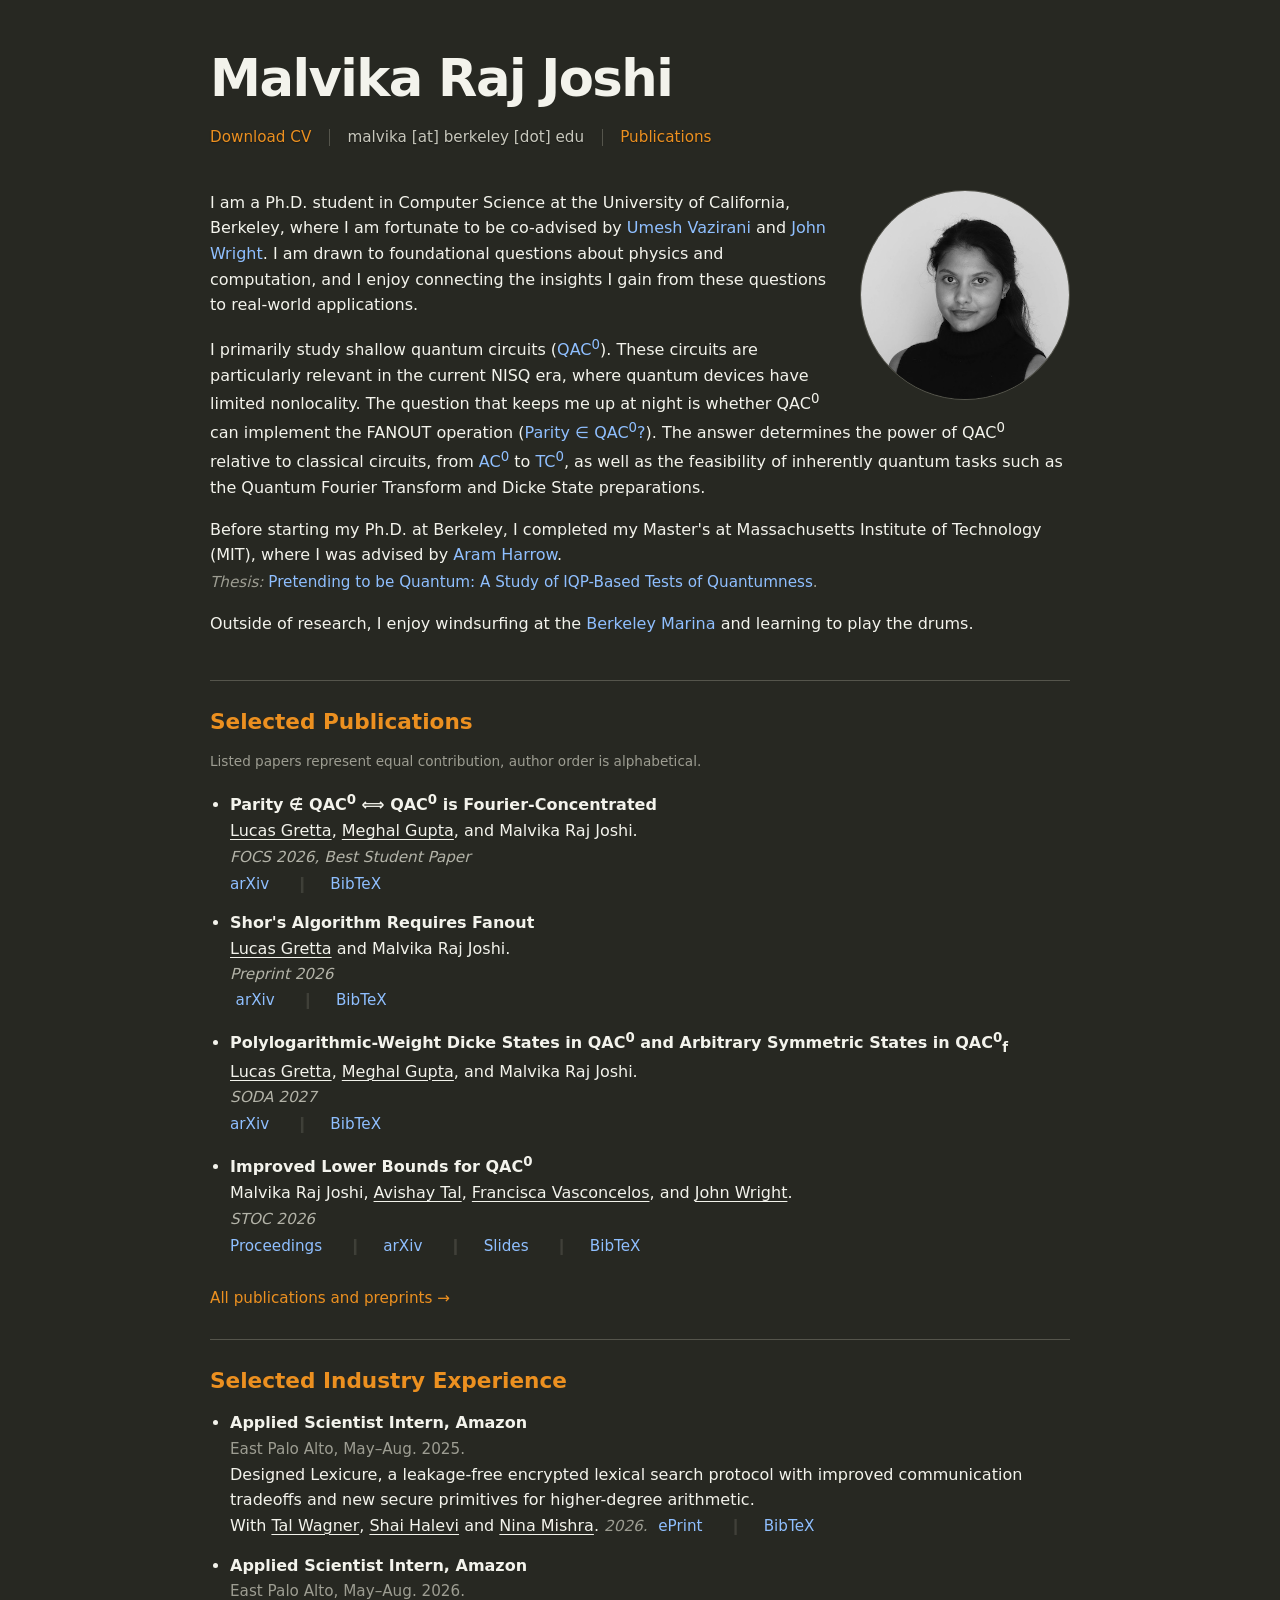
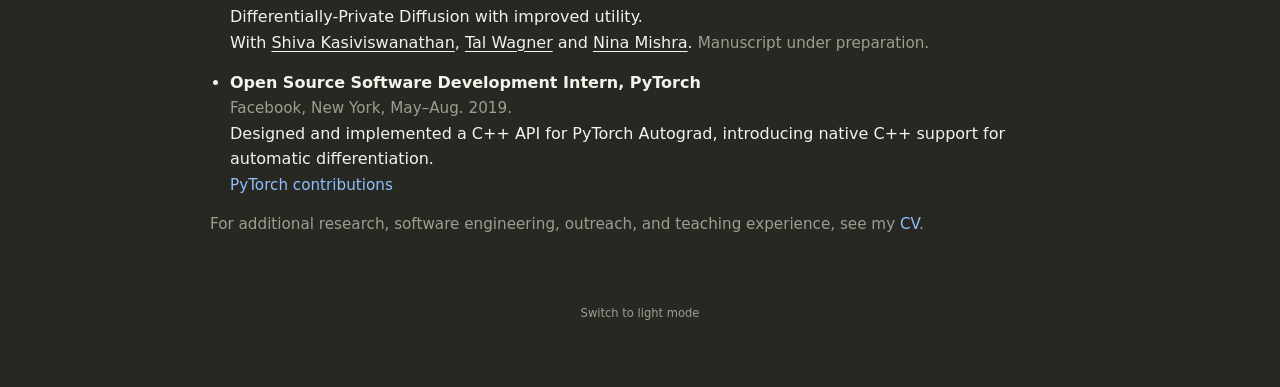
<file: index.html>
<!DOCTYPE html>
<html lang="en">
<head>
  <meta charset="utf-8" />
  <meta name="viewport" content="width=device-width, initial-scale=1" />
  <title>Malvika Raj Joshi</title>
  <meta name="description" content="Academic website for Malvika Raj Joshi, Ph.D. student in Computer Science at UC Berkeley." />
  <link rel="stylesheet" href="style.css" />
</head>
<body>
  <div class="wrap">
  <div class="hero">
    <h1><a href="index.html" style="color: inherit; text-decoration: none;">Malvika Raj Joshi</a></h1>
    <div class="top-links">
    <a href="cv.pdf" target="_blank" rel="noopener" download="MalvikaJoshi_CV_2026.pdf">Download CV</a>
    <span class="separator" aria-hidden="true"></span>
    <span class="top-email">malvika [at] berkeley [dot] edu</span>
    <span class="separator" aria-hidden="true"></span>
    <a href="#publications">Publications</a>
    </div>
  </div>

  <main>
    <section id="about" class="intro">
    <div class="photo-card">
      <img src="Picture.jpg" alt="Malvika Raj Joshi">
    </div>
    <p>
    I am a Ph.D. student in Computer Science at the University of California, Berkeley, where I am fortunate to be co-advised by <a href="https://people.eecs.berkeley.edu/~vazirani/" target="_blank" rel="noopener">Umesh Vazirani</a> and  <a href="https://people.eecs.berkeley.edu/~jswright/" target="_blank" rel="noopener">John Wright</a>. I am drawn to foundational questions about physics and computation, and I enjoy connecting the insights I gain from these questions to real-world applications.
    </p>

    <p>
    I primarily study shallow quantum circuits (<a href="https://complexityzoo.net/Complexity_Zoo:Q#qac0" target="_blank" rel="noopener">QAC<sup>0</sup></a>). These circuits are particularly relevant in the current NISQ era, where quantum devices have limited nonlocality. The question that keeps me up at night is whether QAC<sup>0</sup> can implement the FANOUT operation (<a href="https://arxiv.org/abs/quant-ph/9903046" target="_blank" rel="noopener">Parity &isin; QAC<sup>0</sup>?</a>). The answer determines the power of QAC<sup>0</sup> relative to classical circuits, from <a href="https://complexityzoo.net/Complexity_Zoo:A#ac0" target="_blank" rel="noopener">AC<sup>0</sup></a> to <a href="https://complexityzoo.net/Complexity_Zoo:T#tc0" target="_blank" rel="noopener">TC<sup>0</sup></a>, as well as the feasibility of inherently quantum tasks such as the Quantum Fourier Transform and Dicke State preparations. 
    </p>
    <p>
    Before starting my Ph.D. at Berkeley, I completed my Master's at Massachusetts Institute of Technology (MIT), where I was advised by <a href="https://web.mit.edu/aram/www/" target="_blank" rel="noopener">Aram Harrow</a>.<br>
      <span class="thesis-line"><span class="thesis-label">Thesis:</span>
      <a href="https://dspace.mit.edu/handle/1721.1/139268" target="_blank" rel="noopener">Pretending to be Quantum: A Study of IQP-Based Tests of Quantumness</a>.</span>
    </p>
    <p>
      Outside of research, I enjoy windsurfing at the <a href="https://www.cal-sailing.org/" target="_blank" rel="noopener">Berkeley Marina</a> and learning to play the drums.
    </p>
    </section>
    
    <section id="publications">
    <h2>Selected Publications</h2>
    <p class="meta equal-contribution-note">Listed papers represent equal contribution, author order is alphabetical.</p>
    <ul>
      <li>
      <span class="paper-title">Parity&nbsp;&notin;&nbsp;QAC<sup>0</sup>&nbsp;&Longleftrightarrow;&nbsp;QAC<sup>0</sup> is Fourier-Concentrated</span><br />
      <a class="author-link" href="https://lucasgretta.com/" target="_blank" rel="noopener">Lucas Gretta</a>, <a class="author-link" href="https://www.meghalgupta.com/" target="_blank" rel="noopener">Meghal Gupta</a>, and <strong class="me">Malvika Raj Joshi</strong>.<br />
      <span class="conference-meta pub-meta">FOCS 2026,</span> <strong class="award">Best Student Paper</strong>
      <div class="paper-actions">
        <a href="https://arxiv.org/abs/2604.02793" target="_blank" rel="noopener">arXiv</a>
        <details class="bibtex">
        <summary>BibTeX</summary>
        <pre>@misc{gretta2026paritynotinqac0iff,
    title={Parity $\notin$ QAC0 $\iff$ QAC0 is Fourier-Concentrated}, 
    author={Lucas Gretta and Meghal Gupta and Malvika Raj Joshi},
    year={2026},
    eprint={2604.02793},
    archivePrefix={arXiv},
    primaryClass={quant-ph},
    url={https://arxiv.org/abs/2604.02793}, 
}</pre>
        </details>
      </div>
      </li>
      <li>
      <span class="paper-title">Shor's Algorithm Requires Fanout</span><br />
      <a class="author-link" href="https://lucasgretta.com/" target="_blank" rel="noopener">Lucas Gretta</a> and <strong class="me">Malvika Raj Joshi</strong>.<br />
      <span class="conference-meta pub-meta">Preprint 2026</span><br /> 
      <div class="paper-actions inline"><a href="https://arxiv.org/abs/2608.06703" target="_blank" rel="noopener">arXiv</a> <details class="bibtex">
        <summary>BibTeX</summary>
        <pre>@misc{gretta2026shorsalgorithmrequiresfanout,
    title={Shor's Algorithm Requires Fanout}, 
    author={Lucas Gretta and Malvika Raj Joshi},
    year={2026},
    eprint={2608.06703},
    archivePrefix={arXiv},
    primaryClass={quant-ph},
    url={https://arxiv.org/abs/2608.06703}, 
}</pre>
      </details></div>
      </li>
      <li>
      <span class="paper-title">Polylogarithmic-Weight Dicke States in QAC<sup>0</sup> and Arbitrary Symmetric States in QAC<sup>0</sup><sub>f</sub></span><br />
      <a class="author-link" href="https://lucasgretta.com/" target="_blank" rel="noopener">Lucas Gretta</a>, <a class="author-link" href="https://www.meghalgupta.com/" target="_blank" rel="noopener">Meghal Gupta</a>, and <strong class="me">Malvika Raj Joshi</strong>.<br />
      <span class="conference-meta pub-meta">SODA 2027</span>
      <div class="paper-actions"><a href="https://arxiv.org/abs/2604.15298" target="_blank" rel="noopener">arXiv</a> <details class="bibtex">
        <summary>BibTeX</summary>
        <pre>@misc{gretta2026polylogarithmicweightdickestates,
    title={Polylogarithmic-Weight Dicke States in QAC$^0$ and Arbitrary Symmetric States in QAC$^0_f$}, 
    author={Lucas Gretta and Meghal Gupta and Malvika Raj Joshi},
    year={2026},
    eprint={2604.15298},
    archivePrefix={arXiv},
    primaryClass={quant-ph},
    url={https://arxiv.org/abs/2604.15298}, 
}</pre>
      </details></div>
      </li>
      <li>
      <span class="paper-title">Improved Lower Bounds for QAC<sup>0</sup></span><br />
      <strong class="me">Malvika Raj Joshi</strong>, <a class="author-link" href="https://www.avishaytal.org/" target="_blank" rel="noopener">Avishay Tal</a>, <a class="author-link" href="https://franciscavasconcelos.github.io/" target="_blank" rel="noopener">Francisca Vasconcelos</a>, and <a class="author-link" href="https://people.eecs.berkeley.edu/~jswright/" target="_blank" rel="noopener">John Wright</a>.<br />
      <span class="conference-meta pub-meta">STOC 2026</span>
      <div class="paper-actions">
        <a href="https://dl.acm.org/doi/10.1145/3798129.3800922" target="_blank" rel="noopener">Proceedings</a>
        <a href="https://arxiv.org/abs/2512.14643" target="_blank" rel="noopener">arXiv</a>
        <a href="media/qac0_depth3_stoc2026.pdf" target="_blank" rel="noopener">Slides</a>
        <details class="bibtex">
        <summary>BibTeX</summary>
        <pre>@inproceedings{joshi2026improvedlowerboundsqac0,
author = {Joshi, Malvika Raj and Tal, Avishay and Vasconcelos, Francisca and Wright, John},
title = {Improved Lower Bounds for QAC0},
year = {2026},
isbn = {9798400725364},
publisher = {Association for Computing Machinery},
address = {New York, NY, USA},
url = {https://doi.org/10.1145/3798129.3800922},
doi = {10.1145/3798129.3800922},
booktitle = {Proceedings of the 58th Annual ACM Symposium on Theory of Computing},
pages = {2199–2209},
numpages = {11},
keywords = {QAC0, analysis of Boolean functions, quantum circuit complexity},
location = {Salt Lake City, UT, USA},
series = {STOC '26}
}</pre>
        </details>
      </div>
      </li>
    </ul>
    <p class="publication-nav">
      <a href="publications.html">All publications and preprints →</a>
    </p>
    </section>

    <section id="industry">
    <h2>Selected Industry Experience</h2>
    <ul>
      <li>
      <span class="role-title">Applied Scientist Intern, Amazon</span><br>
      <span class="meta">East Palo Alto, May–Aug. 2025.</span><br>
      Designed Lexicure, a leakage-free encrypted lexical search protocol with improved communication tradeoffs and new secure primitives for higher-degree arithmetic.<br>
      With <a class="author-link" href="https://talwagner.github.io/" target="_blank" rel="noopener">Tal Wagner</a>, <a class="author-link" href="https://shaih.github.io/" target="_blank" rel="noopener">Shai Halevi</a> and <a class="author-link" href="https://theory.stanford.edu/~nmishra/" target="_blank" rel="noopener">Nina Mishra</a>. <span class="meta pub-meta">2026.</span> <div class="paper-actions inline"><a href="https://eprint.iacr.org/2026/2182" target="_blank" rel="noopener">ePrint</a> <details class="bibtex">
        <summary>BibTeX</summary>
        <pre>@misc{cryptoeprint:2026/2182,
    author = {Malvika Raj Joshi and Tal Wagner and Shai Halevi and Nina Mishra},
    title = {Lexicure: Efficient, Encrypted Lexical Search},
    howpublished = {Cryptology {ePrint} Archive, Paper 2026/2182},
    year = {2026},
    url = {https://eprint.iacr.org/2026/2182}
}</pre>
      </details></div>
      </li>
      <li>
      <span class="role-title">Applied Scientist Intern, Amazon</span><br>
      <span class="meta">East Palo Alto, May–Aug. 2026.</span><br>
      Differentially-Private Diffusion with improved utility.<br>
      With <a class="author-link" href="https://www.shivakasiviswanathan.com/" target="_blank" rel="noopener">Shiva Kasiviswanathan</a>, <a class="author-link" href="https://talwagner.github.io/" target="_blank" rel="noopener">Tal Wagner</a> and <a class="author-link" href="https://theory.stanford.edu/~nmishra/" target="_blank" rel="noopener">Nina Mishra</a>. <span class="meta">Manuscript under preparation.</span>
      </li>
      <li>
      <span class="role-title">Open Source Software Development Intern, PyTorch</span><br>
      <span class="meta">Facebook, New York, May–Aug. 2019.</span><br>
      Designed and implemented a C++ API for PyTorch Autograd, introducing native C++ support for automatic differentiation.<br>
      <a class="meta-link" href="https://github.com/pytorch/pytorch/issues?q=author%3Amalvika2147" target="_blank" rel="noopener">PyTorch contributions</a>
      </li>
    </ul>
    <p class="subtle cv-note">For additional research, software engineering, outreach, and teaching experience, see my <a href="cv.pdf" target="_blank" rel="noopener" download="MalvikaJoshi_CV_2026.pdf">CV</a>.</p>
    </section>
  </main>

  <button id="theme-toggle" class="theme-toggle" type="button">Switch to light mode</button>
  </div>

  <script>
  const themeToggle = document.getElementById("theme-toggle");
  const savedTheme = localStorage.getItem("theme");

  if (savedTheme === "light") {
    document.body.classList.add("light-mode");
    themeToggle.textContent = "Switch to dark mode";
  }

  themeToggle.addEventListener("click", () => {
    const isLight = document.body.classList.toggle("light-mode");
    themeToggle.textContent = isLight ? "Switch to dark mode" : "Switch to light mode";
    localStorage.setItem("theme", isLight ? "light" : "dark");
  });
  </script>
</body>
</html>
</file>
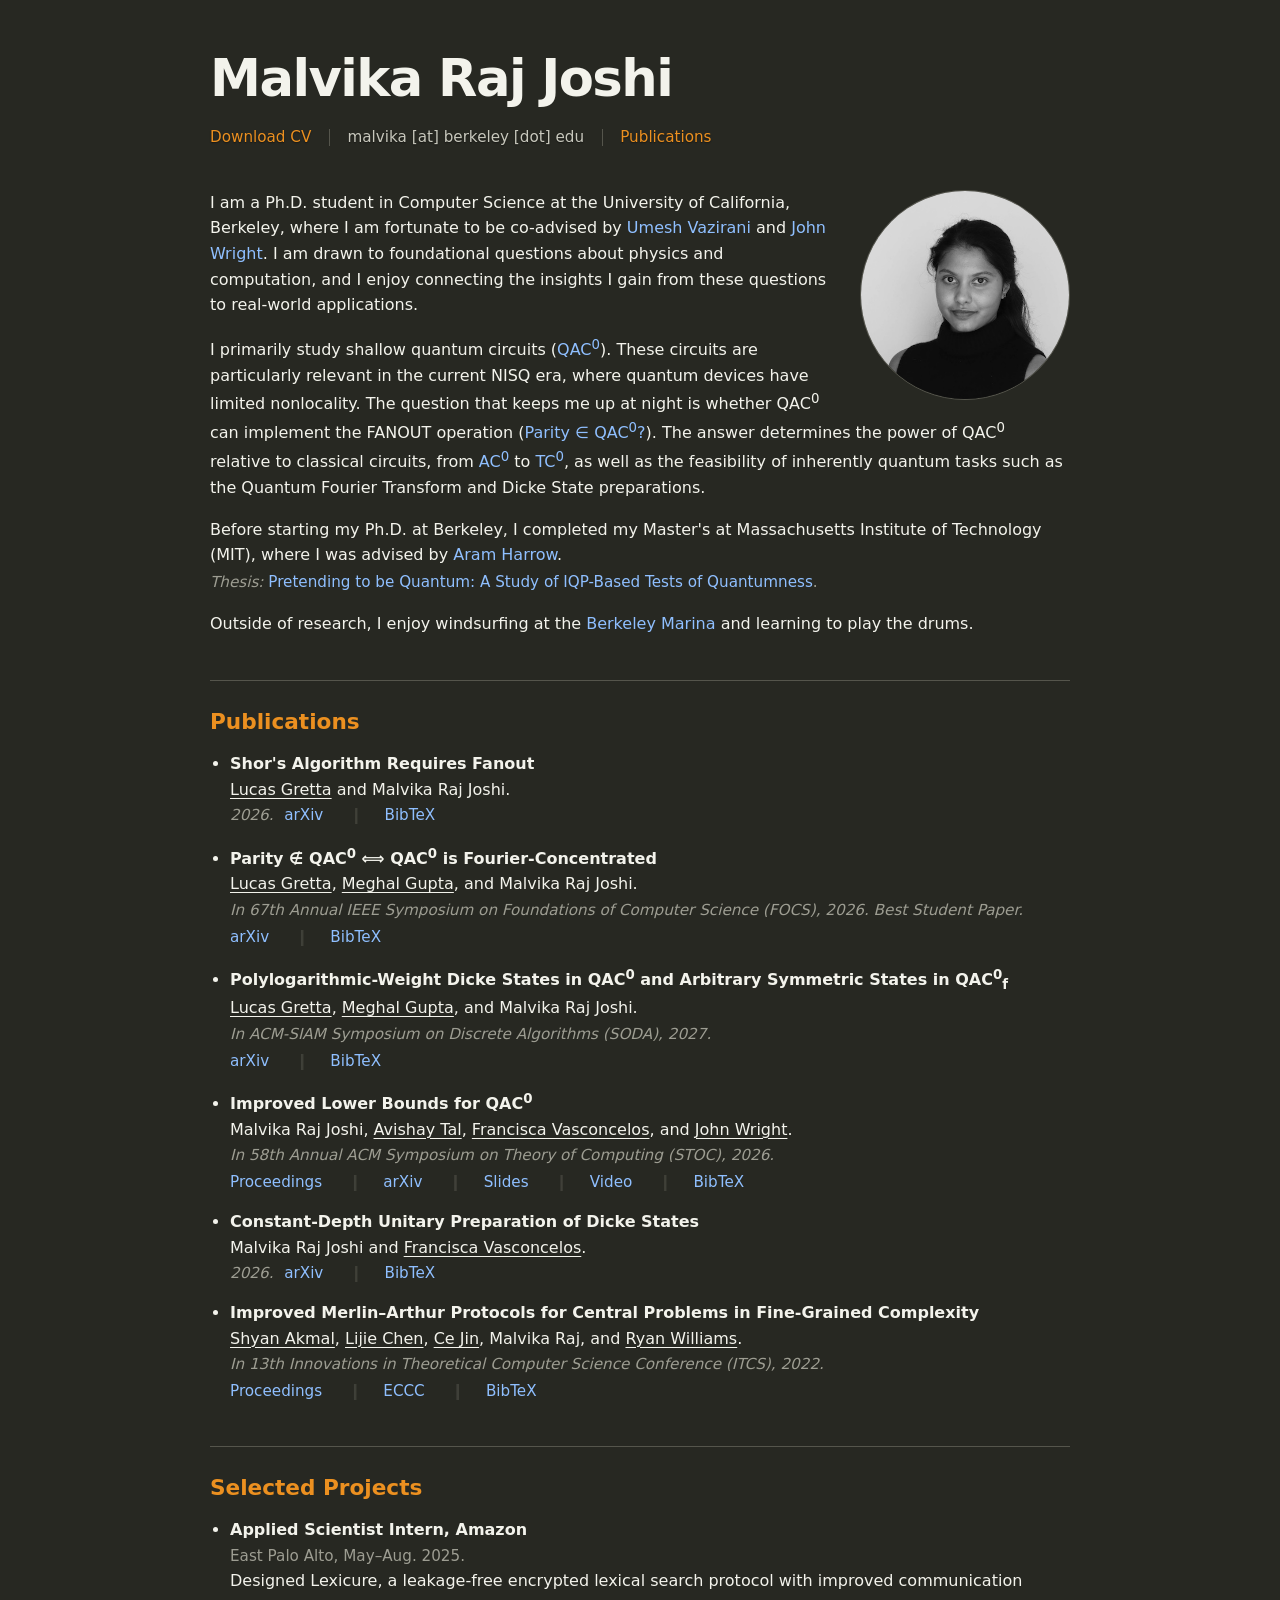
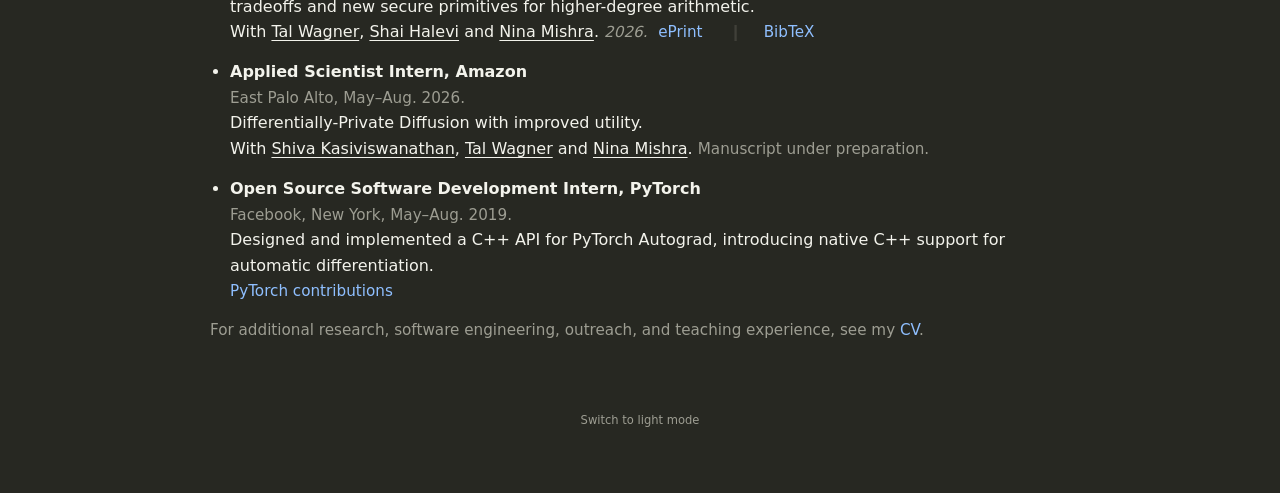
<file: index_old.html>
<!DOCTYPE html>
<html lang="en">
<head>
  <meta charset="utf-8" />
  <meta name="viewport" content="width=device-width, initial-scale=1" />
  <title>Malvika Raj Joshi</title>
  <meta name="description" content="Academic website for Malvika Raj Joshi, Ph.D. student in Computer Science at UC Berkeley." />
  <link rel="stylesheet" href="style.css" />
</head>
<body>
  <div class="wrap">
    <div class="hero">
      <h1>Malvika Raj Joshi</h1>
      <div class="top-links">
        <a href="cv.pdf" target="_blank" rel="noopener" download="MalvikaJoshi_CV_2026.pdf">Download CV</a>
        <span class="separator" aria-hidden="true"></span>
        <span class="top-email">malvika [at] berkeley [dot] edu</span>
        <span class="separator" aria-hidden="true"></span>
        <a href="#publications">Publications</a>
      </div>
    </div>

    <main>
      <section id="about" class="intro">
        <div class="photo-card">
          <img src="Picture.jpg" alt="Malvika Raj Joshi">
        </div>
        <p>
        I am a Ph.D. student in Computer Science at the University of California, Berkeley, where I am fortunate to be co-advised by <a href="https://people.eecs.berkeley.edu/~vazirani/" target="_blank" rel="noopener">Umesh Vazirani</a> and  <a href="https://people.eecs.berkeley.edu/~jswright/" target="_blank" rel="noopener">John Wright</a>. I am drawn to foundational questions about physics and computation, and I enjoy connecting the insights I gain from these questions to real-world applications.
        </p>

        <p>
        I primarily study shallow quantum circuits (<a href="https://complexityzoo.net/Complexity_Zoo:Q#qac0" target="_blank" rel="noopener">QAC<sup>0</sup></a>). These circuits are particularly relevant in the current NISQ era, where quantum devices have limited nonlocality. The question that keeps me up at night is whether QAC<sup>0</sup> can implement the FANOUT operation (<a href="https://arxiv.org/abs/quant-ph/9903046" target="_blank" rel="noopener">Parity &isin; QAC<sup>0</sup>?</a>). The answer determines the power of QAC<sup>0</sup> relative to classical circuits, from <a href="https://complexityzoo.net/Complexity_Zoo:A#ac0" target="_blank" rel="noopener">AC<sup>0</sup></a> to <a href="https://complexityzoo.net/Complexity_Zoo:T#tc0" target="_blank" rel="noopener">TC<sup>0</sup></a>, as well as the feasibility of inherently quantum tasks such as the Quantum Fourier Transform and Dicke State preparations. 
        </p>
        <p>
        Before starting my Ph.D. at Berkeley, I completed my Master's at Massachusetts Institute of Technology (MIT), where I was advised by <a href="https://web.mit.edu/aram/www/" target="_blank" rel="noopener">Aram Harrow</a>.<br>
          <span class="thesis-line"><span class="thesis-label">Thesis:</span>
          <a href="https://dspace.mit.edu/handle/1721.1/139268" target="_blank" rel="noopener">Pretending to be Quantum: A Study of IQP-Based Tests of Quantumness</a>.</span>
        </p>
        <p>
          Outside of research, I enjoy windsurfing at the <a href="https://www.cal-sailing.org/" target="_blank" rel="noopener">Berkeley Marina</a> and learning to play the drums.
        </p>
      </section>
      
      <section id="publications">
        <h2>Publications</h2>
        <ul>
          <li>
            <span class="paper-title">Shor's Algorithm Requires Fanout</span><br />
            <a class="author-link" href="https://lucasgretta.com/" target="_blank" rel="noopener">Lucas Gretta</a> and <strong class="me">Malvika Raj Joshi</strong>.<br />
            <span class="meta pub-meta">2026.</span> <div class="paper-actions inline"><a href="https://arxiv.org/abs/2608.06703" target="_blank" rel="noopener">arXiv</a> <details class="bibtex">
              <summary>BibTeX</summary>
              <pre>@misc{gretta2026shorsalgorithmrequiresfanout,
      title={Shor's Algorithm Requires Fanout}, 
      author={Lucas Gretta and Malvika Raj Joshi},
      year={2026},
      eprint={2608.06703},
      archivePrefix={arXiv},
      primaryClass={quant-ph},
      url={https://arxiv.org/abs/2608.06703}, 
}</pre>
            </details></div>
          </li>
          <li>
            <span class="paper-title">Parity&nbsp;&notin;&nbsp;QAC<sup>0</sup>&nbsp;&Longleftrightarrow;&nbsp;QAC<sup>0</sup> is Fourier-Concentrated</span><br />
            <a class="author-link" href="https://lucasgretta.com/" target="_blank" rel="noopener">Lucas Gretta</a>, <a class="author-link" href="https://www.meghalgupta.com/" target="_blank" rel="noopener">Meghal Gupta</a>, and <strong class="me">Malvika Raj Joshi</strong>.<br />
            <span class="meta pub-meta">In 67th Annual IEEE Symposium on Foundations of Computer Science (FOCS), 2026. Best Student Paper.</span>
            <div class="paper-actions">
              <a href="https://arxiv.org/abs/2604.02793" target="_blank" rel="noopener">arXiv</a>
              <details class="bibtex">
                <summary>BibTeX</summary>
                <pre>@misc{gretta2026paritynotinqac0iff,
      title={Parity $\notin$ QAC0 $\iff$ QAC0 is Fourier-Concentrated}, 
      author={Lucas Gretta and Meghal Gupta and Malvika Raj Joshi},
      year={2026},
      eprint={2604.02793},
      archivePrefix={arXiv},
      primaryClass={quant-ph},
      url={https://arxiv.org/abs/2604.02793}, 
}</pre>
              </details>
            </div>
          </li>
          <li>
            <span class="paper-title">Polylogarithmic-Weight Dicke States in QAC<sup>0</sup> and Arbitrary Symmetric States in QAC<sup>0</sup><sub>f</sub></span><br />
            <a class="author-link" href="https://lucasgretta.com/" target="_blank" rel="noopener">Lucas Gretta</a>, <a class="author-link" href="https://www.meghalgupta.com/" target="_blank" rel="noopener">Meghal Gupta</a>, and <strong class="me">Malvika Raj Joshi</strong>.<br />
            <span class="meta pub-meta">In ACM-SIAM Symposium on Discrete Algorithms (SODA), 2027.</span>
            <div class="paper-actions"><a href="https://arxiv.org/abs/2604.15298" target="_blank" rel="noopener">arXiv</a> <details class="bibtex">
              <summary>BibTeX</summary>
              <pre>@misc{gretta2026polylogarithmicweightdickestates,
      title={Polylogarithmic-Weight Dicke States in QAC$^0$ and Arbitrary Symmetric States in QAC$^0_f$}, 
      author={Lucas Gretta and Meghal Gupta and Malvika Raj Joshi},
      year={2026},
      eprint={2604.15298},
      archivePrefix={arXiv},
      primaryClass={quant-ph},
      url={https://arxiv.org/abs/2604.15298}, 
}</pre>
            </details></div>
          </li>
          <li>
            <span class="paper-title">Improved Lower Bounds for QAC<sup>0</sup></span><br />
            <strong class="me">Malvika Raj Joshi</strong>, <a class="author-link" href="https://www.avishaytal.org/" target="_blank" rel="noopener">Avishay Tal</a>, <a class="author-link" href="https://franciscavasconcelos.github.io/" target="_blank" rel="noopener">Francisca Vasconcelos</a>, and <a class="author-link" href="https://people.eecs.berkeley.edu/~jswright/" target="_blank" rel="noopener">John Wright</a>.<br />
            <span class="meta pub-meta">In 58th Annual ACM Symposium on Theory of Computing (STOC), 2026.</span>
            <div class="paper-actions">
              <a href="https://dl.acm.org/doi/10.1145/3798129.3800922" target="_blank" rel="noopener">Proceedings</a>
              <a href="https://arxiv.org/abs/2512.14643" target="_blank" rel="noopener">arXiv</a>
              <a href="media/qac0_depth3_stoc2026.pdf" target="_blank" rel="noopener">Slides</a>
              <a href="#" class="unavailable-link">Video</a>
              <details class="bibtex">
                <summary>BibTeX</summary>
                <pre>@inproceedings{joshi2026improvedlowerboundsqac0,
author = {Joshi, Malvika Raj and Tal, Avishay and Vasconcelos, Francisca and Wright, John},
title = {Improved Lower Bounds for QAC0},
year = {2026},
isbn = {9798400725364},
publisher = {Association for Computing Machinery},
address = {New York, NY, USA},
url = {https://doi.org/10.1145/3798129.3800922},
doi = {10.1145/3798129.3800922},
booktitle = {Proceedings of the 58th Annual ACM Symposium on Theory of Computing},
pages = {2199–2209},
numpages = {11},
keywords = {QAC0, analysis of Boolean functions, quantum circuit complexity},
location = {Salt Lake City, UT, USA},
series = {STOC '26}
}</pre>
              </details>
            </div>
          </li>
          <li>
            <span class="paper-title">Constant-Depth Unitary Preparation of Dicke States</span><br>
            <strong class="me">Malvika Raj Joshi</strong> and <a class="author-link" href="https://franciscavasconcelos.github.io/" target="_blank" rel="noopener">Francisca Vasconcelos</a>.<br>
            <span class="meta pub-meta">2026.</span> <div class="paper-actions inline"><a href="https://arxiv.org/abs/2601.10693" target="_blank" rel="noopener">arXiv</a> <details class="bibtex">
              <summary>BibTeX</summary>
              <pre>@misc{joshi2026constantdepthunitarypreparationdicke,
      title={Constant-Depth Unitary Preparation of Dicke States}, 
      author={Malvika Raj Joshi and Francisca Vasconcelos},
      year={2026},
      eprint={2601.10693},
      archivePrefix={arXiv},
      primaryClass={quant-ph},
      url={https://arxiv.org/abs/2601.10693}, 
}</pre>
            </details></div>
          </li>
          <li>
            <span class="paper-title">Improved Merlin–Arthur Protocols for Central Problems in Fine-Grained Complexity</span><br>
            <a class="author-link" href="https://naysh.github.io/" target="_blank" rel="noopener">Shyan Akmal</a>, <a class="author-link" href="https://chen-lijie.github.io/" target="_blank" rel="noopener">Lijie Chen</a>, <a class="author-link" href="https://ce-jin.github.io/" target="_blank" rel="noopener">Ce Jin</a>, <strong class="me">Malvika Raj</strong>, and <a class="author-link" href="https://people.csail.mit.edu/rrw/" target="_blank" rel="noopener">Ryan Williams</a>.<br>
            <span class="meta pub-meta">In 13th Innovations in Theoretical Computer Science Conference (ITCS), 2022.</span>
            <div class="paper-actions">
              <a href="https://drops.dagstuhl.de/entities/document/10.4230/LIPIcs.ITCS.2022.3" target="_blank" rel="noopener">Proceedings</a>
              <a href="https://eccc.weizmann.ac.il/report/2021/165/" target="_blank" rel="noopener">ECCC</a>
              <details class="bibtex">
                <summary>BibTeX</summary>
                <pre>@InProceedings{akmal_et_al:LIPIcs.ITCS.2022.3,
  author =	{Akmal, Shyan and Chen, Lijie and Jin, Ce and Raj, Malvika and Williams, Ryan},
  title =	{{Improved Merlin-Arthur Protocols for Central Problems in Fine-Grained Complexity}},
  booktitle =	{13th Innovations in Theoretical Computer Science Conference (ITCS 2022)},
  pages =	{3:1--3:25},
  series =	{Leibniz International Proceedings in Informatics (LIPIcs)},
  ISBN =	{978-3-95977-217-4},
  ISSN =	{1868-8969},
  year =	{2022},
  volume =	{215},
  editor =	{Braverman, Mark},
  publisher =	{Schloss Dagstuhl -- Leibniz-Zentrum f{\"u}r Informatik},
  address =	{Dagstuhl, Germany},
  URL =		{https://drops.dagstuhl.de/entities/document/10.4230/LIPIcs.ITCS.2022.3},
  URN =		{urn:nbn:de:0030-drops-155991},
  doi =		{10.4230/LIPIcs.ITCS.2022.3},
  annote =	{Keywords: Fine-grained complexity, Merlin-Arthur proofs}
}</pre>
              </details>
            </div>
          </li>
        </ul>
      </section>

      <section id="industry">
        <h2>Selected Projects</h2>
        <ul>
          <li>
            <span class="role-title">Applied Scientist Intern, Amazon</span><br>
            <span class="meta">East Palo Alto, May–Aug. 2025.</span><br>
            Designed Lexicure, a leakage-free encrypted lexical search protocol with improved communication tradeoffs and new secure primitives for higher-degree arithmetic.<br>
            With <a class="author-link" href="https://talwagner.github.io/" target="_blank" rel="noopener">Tal Wagner</a>, <a class="author-link" href="https://shaih.github.io/" target="_blank" rel="noopener">Shai Halevi</a> and <a class="author-link" href="https://theory.stanford.edu/~nmishra/" target="_blank" rel="noopener">Nina Mishra</a>. <span class="meta pub-meta">2026.</span> <div class="paper-actions inline"><a href="https://eprint.iacr.org/2026/2182" target="_blank" rel="noopener">ePrint</a> <details class="bibtex">
              <summary>BibTeX</summary>
              <pre>@misc{cryptoeprint:2026/2182,
      author = {Malvika Raj Joshi and Tal Wagner and Shai Halevi and Nina Mishra},
      title = {Lexicure: Efficient, Encrypted Lexical Search},
      howpublished = {Cryptology {ePrint} Archive, Paper 2026/2182},
      year = {2026},
      url = {https://eprint.iacr.org/2026/2182}
}</pre>
            </details></div>
          </li>
          <li>
            <span class="role-title">Applied Scientist Intern, Amazon</span><br>
            <span class="meta">East Palo Alto, May–Aug. 2026.</span><br>
            Differentially-Private Diffusion with improved utility.<br>
            With <a class="author-link" href="https://www.shivakasiviswanathan.com/" target="_blank" rel="noopener">Shiva Kasiviswanathan</a>, <a class="author-link" href="https://talwagner.github.io/" target="_blank" rel="noopener">Tal Wagner</a> and <a class="author-link" href="https://theory.stanford.edu/~nmishra/" target="_blank" rel="noopener">Nina Mishra</a>. <span class="meta">Manuscript under preparation.</span>
          </li>
          <li>
            <span class="role-title">Open Source Software Development Intern, PyTorch</span><br>
            <span class="meta">Facebook, New York, May–Aug. 2019.</span><br>
            Designed and implemented a C++ API for PyTorch Autograd, introducing native C++ support for automatic differentiation.<br>
            <a class="meta-link" href="https://github.com/pytorch/pytorch/issues?q=author%3Amalvika2147" target="_blank" rel="noopener">PyTorch contributions</a>
          </li>
        </ul>
        <p class="subtle cv-note">For additional research, software engineering, outreach, and teaching experience, see my <a href="cv.pdf" target="_blank" rel="noopener" download="MalvikaJoshi_CV_2026.pdf">CV</a>.</p>
      </section>
    </main>

    <button id="theme-toggle" class="theme-toggle" type="button">Switch to light mode</button>
  </div>

  <script>
    const themeToggle = document.getElementById("theme-toggle");
    const savedTheme = localStorage.getItem("theme");

    if (savedTheme === "light") {
      document.body.classList.add("light-mode");
      themeToggle.textContent = "Switch to dark mode";
    }

    themeToggle.addEventListener("click", () => {
      const isLight = document.body.classList.toggle("light-mode");
      themeToggle.textContent = isLight ? "Switch to dark mode" : "Switch to light mode";
      localStorage.setItem("theme", isLight ? "light" : "dark");
    });
  </script>
</body>
</html>
</file>
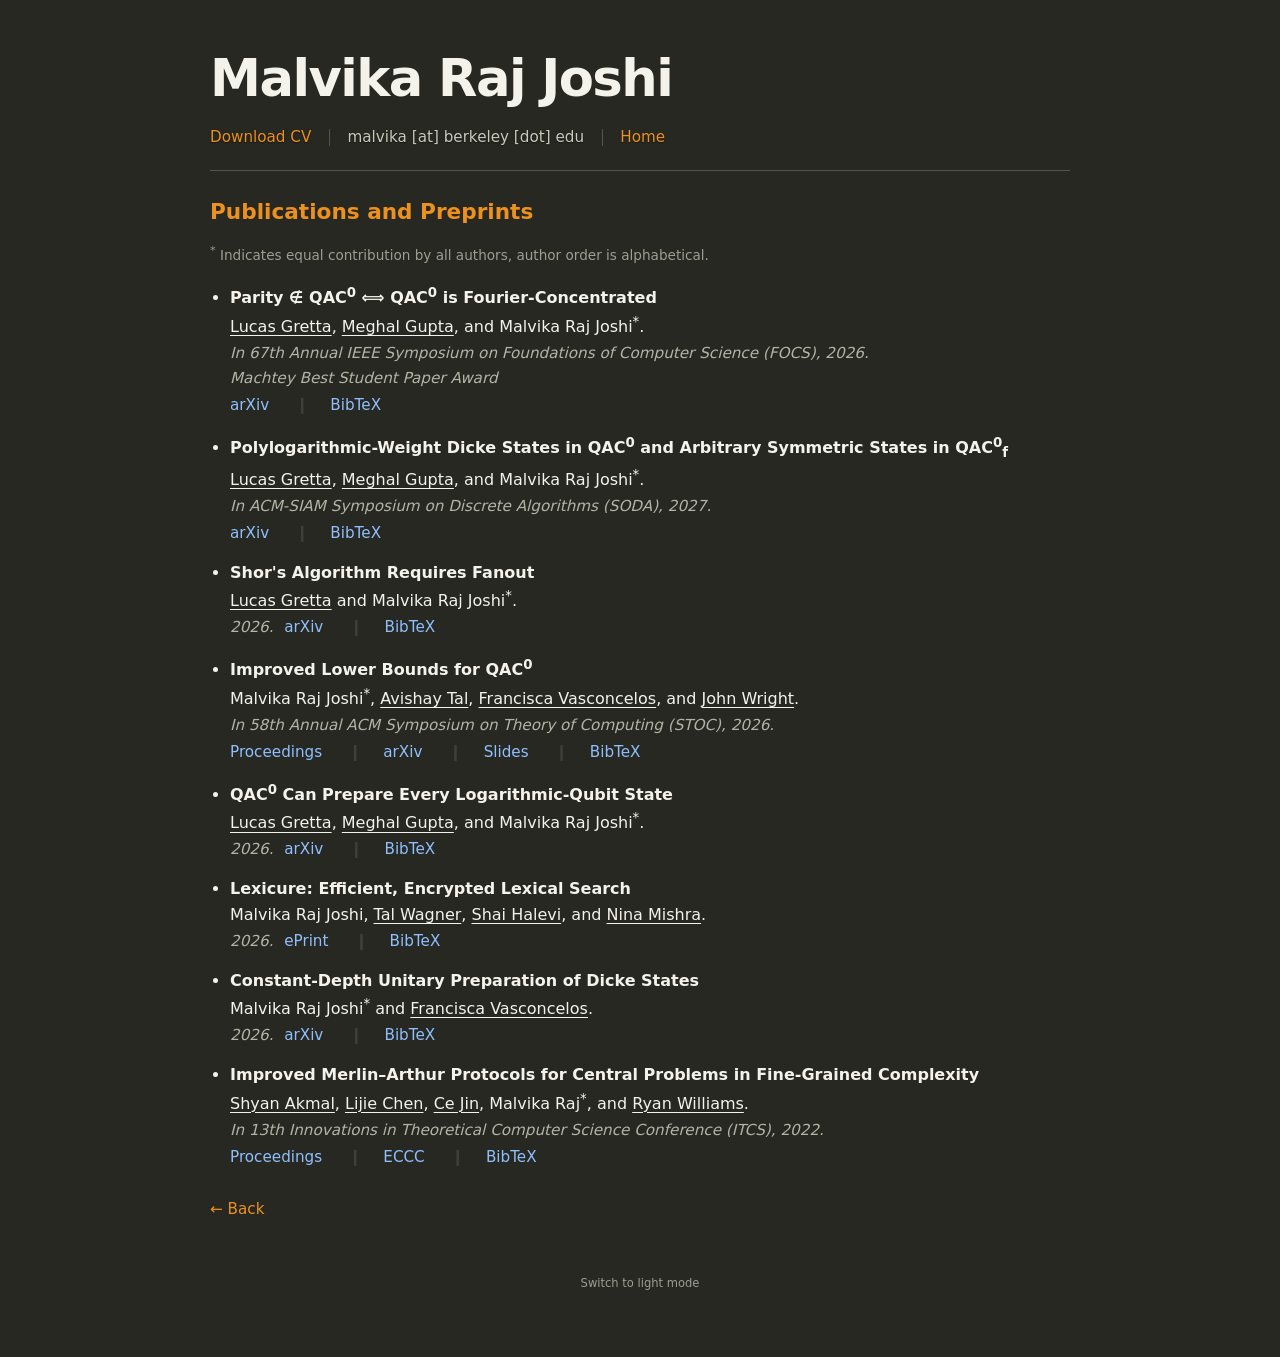
<file: publications.html>
<!DOCTYPE html>
<html lang="en">
<head>
  <meta charset="utf-8" />
  <meta name="viewport" content="width=device-width, initial-scale=1" />
  <title>Publications and Preprints | Malvika Raj Joshi</title>
  <meta name="description" content="Publications and preprints by Malvika Raj Joshi." />
  <link rel="stylesheet" href="style.css" />
</head>
<body>
  <div class="wrap">
  <div class="hero">
    <h1><a href="index.html" style="color: inherit; text-decoration: none;">Malvika Raj Joshi</a></h1>
    <div class="top-links">
    <a href="cv.pdf" target="_blank" rel="noopener" download="MalvikaJoshi_CV_2026.pdf">Download CV</a>
    <span class="separator" aria-hidden="true"></span>
    <span class="top-email">malvika [at] berkeley [dot] edu</span>
    <span class="separator" aria-hidden="true"></span>
    <a href="index.html">Home</a>
    </div>
  </div>

  <main>
    <section id="publications">
    <h2>Publications and Preprints</h2>
    <p class="meta equal-contribution-note"><sup>*</sup> Indicates equal contribution by all authors, author order is alphabetical.</p>
    <ul>
      <li>
      <span class="paper-title">Parity&nbsp;&notin;&nbsp;QAC<sup>0</sup>&nbsp;&Longleftrightarrow;&nbsp;QAC<sup>0</sup> is Fourier-Concentrated</span><br />
      <a class="author-link" href="https://lucasgretta.com/" target="_blank" rel="noopener">Lucas Gretta</a>, <a class="author-link" href="https://www.meghalgupta.com/" target="_blank" rel="noopener">Meghal Gupta</a>, and <strong class="me">Malvika Raj Joshi</strong><sup aria-label="equal contribution">*</sup>.<br />
      <span class="conference-meta pub-meta">In 67th Annual IEEE Symposium on Foundations of Computer Science (FOCS), 2026.</span><br />
      <span class="award">Machtey Best Student Paper Award</span>
      <div class="paper-actions">
        <a href="https://arxiv.org/abs/2604.02793" target="_blank" rel="noopener">arXiv</a>
        <details class="bibtex">
        <summary>BibTeX</summary>
        <pre>@misc{gretta2026paritynotinqac0iff,
title={Parity $\notin$ QAC0 $\iff$ QAC0 is Fourier-Concentrated}, 
author={Lucas Gretta and Meghal Gupta and Malvika Raj Joshi},
year={2026},
eprint={2604.02793},
archivePrefix={arXiv},
primaryClass={quant-ph},
url={https://arxiv.org/abs/2604.02793}
}</pre>
        </details>
      </div>
      </li>
      <li>
      <span class="paper-title">Polylogarithmic-Weight Dicke States in QAC<sup>0</sup> and Arbitrary Symmetric States in QAC<sup>0</sup><sub>f</sub></span><br />
      <a class="author-link" href="https://lucasgretta.com/" target="_blank" rel="noopener">Lucas Gretta</a>, <a class="author-link" href="https://www.meghalgupta.com/" target="_blank" rel="noopener">Meghal Gupta</a>, and <strong class="me">Malvika Raj Joshi</strong><sup aria-label="equal contribution">*</sup>.<br />
      <span class="conference-meta pub-meta">In ACM-SIAM Symposium on Discrete Algorithms (SODA), 2027.</span>
      <div class="paper-actions"><a href="https://arxiv.org/abs/2604.15298" target="_blank" rel="noopener">arXiv</a> <details class="bibtex">
        <summary>BibTeX</summary>
        <pre>@misc{gretta2026polylogarithmicweightdickestates,
title={Polylogarithmic-Weight Dicke States in QAC$^0$ and Arbitrary Symmetric States in QAC$^0_f$}, 
author={Lucas Gretta and Meghal Gupta and Malvika Raj Joshi},
year={2026},
eprint={2604.15298},
archivePrefix={arXiv},
primaryClass={quant-ph},
url={https://arxiv.org/abs/2604.15298}
}</pre>
      </details></div>
      </li>
      <li>
      <span class="paper-title">Shor's Algorithm Requires Fanout</span><br />
      <a class="author-link" href="https://lucasgretta.com/" target="_blank" rel="noopener">Lucas Gretta</a> and <strong class="me">Malvika Raj Joshi</strong><sup aria-label="equal contribution">*</sup>.<br />
      <span class="conference-meta pub-meta">2026.</span> <div class="paper-actions inline"><a href="https://arxiv.org/abs/2608.06703" target="_blank" rel="noopener">arXiv</a> <details class="bibtex">
        <summary>BibTeX</summary>
        <pre>@misc{gretta2026shorsalgorithmrequiresfanout,
title={Shor's Algorithm Requires Fanout}, 
author={Lucas Gretta and Malvika Raj Joshi},
year={2026},
eprint={2608.06703},
archivePrefix={arXiv},
primaryClass={quant-ph},
url={https://arxiv.org/abs/2608.06703} 
}</pre>
      </details></div>
      </li>
      <li>
      <span class="paper-title">Improved Lower Bounds for QAC<sup>0</sup></span><br />
      <strong class="me">Malvika Raj Joshi</strong><sup aria-label="equal contribution">*</sup>, <a class="author-link" href="https://www.avishaytal.org/" target="_blank" rel="noopener">Avishay Tal</a>, <a class="author-link" href="https://franciscavasconcelos.github.io/" target="_blank" rel="noopener">Francisca Vasconcelos</a>, and <a class="author-link" href="https://people.eecs.berkeley.edu/~jswright/" target="_blank" rel="noopener">John Wright</a>.<br />
      <span class="conference-meta pub-meta">In 58th Annual ACM Symposium on Theory of Computing (STOC), 2026.</span>
      <div class="paper-actions">
        <a href="https://dl.acm.org/doi/10.1145/3798129.3800922" target="_blank" rel="noopener">Proceedings</a>
        <a href="https://arxiv.org/abs/2512.14643" target="_blank" rel="noopener">arXiv</a>
        <a href="media/qac0_depth3_stoc2026.pdf" target="_blank" rel="noopener">Slides</a>
        <details class="bibtex">
        <summary>BibTeX</summary>
        <pre>@inproceedings{joshi2026improvedlowerboundsqac0,
author = {Joshi, Malvika Raj and Tal, Avishay and Vasconcelos, Francisca and Wright, John},
title = {Improved Lower Bounds for QAC0},
year = {2026},
isbn = {9798400725364},
publisher = {Association for Computing Machinery},
address = {New York, NY, USA},
url = {https://doi.org/10.1145/3798129.3800922},
doi = {10.1145/3798129.3800922},
booktitle = {Proceedings of the 58th Annual ACM Symposium on Theory of Computing},
pages = {2199–2209},
numpages = {11},
keywords = {QAC0, analysis of Boolean functions, quantum circuit complexity},
location = {Salt Lake City, UT, USA},
series = {STOC '26}
}</pre>
        </details>
      </div>
      </li>
      <li>
      <span class="paper-title">QAC<sup>0</sup> Can Prepare Every Logarithmic-Qubit State</span><br />
      <a class="author-link" href="https://lucasgretta.com/" target="_blank" rel="noopener">Lucas Gretta</a>, <a class="author-link" href="https://www.meghalgupta.com/" target="_blank" rel="noopener">Meghal Gupta</a>, and <strong class="me">Malvika Raj Joshi</strong><sup aria-label="equal contribution">*</sup>.<br />
      <span class="conference-meta pub-meta">2026.</span> <div class="paper-actions inline"><a href="https://arxiv.org/abs/2609.17408v1" target="_blank" rel="noopener">arXiv</a> <details class="bibtex">
        <summary>BibTeX</summary>
        <pre>@misc{gretta2026qac0preparelogarithmicqubitstate,
title={QAC0 Can Prepare Every Logarithmic-Qubit State},
author={Lucas Gretta and Meghal Gupta and Malvika Raj Joshi},
year={2026},
eprint={2609.17408},
archivePrefix={arXiv},
primaryClass={quant-ph},
url={https://arxiv.org/abs/2609.17408},}</pre>
      </details></div>
      </li>
      <li>
      <span class="paper-title">Lexicure: Efficient, Encrypted Lexical Search</span><br />
      <strong class="me">Malvika Raj Joshi</strong>, <a class="author-link" href="https://talwagner.github.io/" target="_blank" rel="noopener">Tal Wagner</a>, <a class="author-link" href="https://shaih.github.io/" target="_blank" rel="noopener">Shai Halevi</a>, and <a class="author-link" href="https://theory.stanford.edu/~nmishra/" target="_blank" rel="noopener">Nina Mishra</a>.<br />
      <span class="conference-meta pub-meta">2026.</span> <div class="paper-actions inline"><a href="https://eprint.iacr.org/2026/2182" target="_blank" rel="noopener">ePrint</a> <details class="bibtex">
        <summary>BibTeX</summary>
        <pre>@misc{cryptoeprint:2026/2182,
author = {Malvika Raj Joshi and Tal Wagner and Shai Halevi and Nina Mishra},
title = {Lexicure: Efficient, Encrypted Lexical Search},
howpublished = {Cryptology {ePrint} Archive, Paper 2026/2182},
year = {2026},
url = {https://eprint.iacr.org/2026/2182}
}</pre>
      </details></div>
      </li>
      <li>
      <span class="paper-title">Constant-Depth Unitary Preparation of Dicke States</span><br>
      <strong class="me">Malvika Raj Joshi</strong><sup aria-label="equal contribution">*</sup> and <a class="author-link" href="https://franciscavasconcelos.github.io/" target="_blank" rel="noopener">Francisca Vasconcelos</a>.<br>
      <span class="conference-meta pub-meta">2026.</span> <div class="paper-actions inline"><a href="https://arxiv.org/abs/2601.10693" target="_blank" rel="noopener">arXiv</a> <details class="bibtex">
        <summary>BibTeX</summary>
        <pre>@misc{joshi2026constantdepthunitarypreparationdicke,
title={Constant-Depth Unitary Preparation of Dicke States}, 
author={Malvika Raj Joshi and Francisca Vasconcelos},
year={2026},
eprint={2601.10693},
archivePrefix={arXiv},
primaryClass={quant-ph},
url={https://arxiv.org/abs/2601.10693} 
}</pre>
      </details></div>
      </li>
      <li>
      <span class="paper-title">Improved Merlin–Arthur Protocols for Central Problems in Fine-Grained Complexity</span><br>
      <a class="author-link" href="https://naysh.github.io/" target="_blank" rel="noopener">Shyan Akmal</a>, <a class="author-link" href="https://chen-lijie.github.io/" target="_blank" rel="noopener">Lijie Chen</a>, <a class="author-link" href="https://ce-jin.github.io/" target="_blank" rel="noopener">Ce Jin</a>, <strong class="me">Malvika Raj</strong><sup aria-label="equal contribution">*</sup>, and <a class="author-link" href="https://people.csail.mit.edu/rrw/" target="_blank" rel="noopener">Ryan Williams</a>.<br>
      <span class="conference-meta pub-meta">In 13th Innovations in Theoretical Computer Science Conference (ITCS), 2022.</span>
      <div class="paper-actions">
        <a href="https://drops.dagstuhl.de/entities/document/10.4230/LIPIcs.ITCS.2022.3" target="_blank" rel="noopener">Proceedings</a>
        <a href="https://eccc.weizmann.ac.il/report/2021/165/" target="_blank" rel="noopener">ECCC</a>
        <details class="bibtex">
        <summary>BibTeX</summary>
        <pre>@InProceedings{akmal_et_al:LIPIcs.ITCS.2022.3,
  author =  {Akmal, Shyan and Chen, Lijie and Jin, Ce and Raj, Malvika and Williams, Ryan},
  title = {{Improved Merlin-Arthur Protocols for Central Problems in Fine-Grained Complexity}},
  booktitle = {13th Innovations in Theoretical Computer Science Conference (ITCS 2022)},
  pages = {3:1--3:25},
  series =  {Leibniz International Proceedings in Informatics (LIPIcs)},
  ISBN =  {978-3-95977-217-4},
  ISSN =  {1868-8969},
  year =  {2022},
  volume =  {215},
  editor =  {Braverman, Mark},
  publisher = {Schloss Dagstuhl -- Leibniz-Zentrum f{\"u}r Informatik},
  address = {Dagstuhl, Germany},
  URL =   {https://drops.dagstuhl.de/entities/document/10.4230/LIPIcs.ITCS.2022.3},
  URN =   {urn:nbn:de:0030-drops-155991},
  doi =   {10.4230/LIPIcs.ITCS.2022.3},
  annote =  {Keywords: Fine-grained complexity, Merlin-Arthur proofs}
}</pre>
        </details>
      </div>
      </li>
    </ul>
<p class="publication-nav">
  <a href="index.html#publications">← Back</a>
</p>
    </section>
  </main>

  <div id="theme-toggle-container" hidden>
    <button id="theme-toggle" class="theme-toggle" type="button">Switch to light mode</button>
  </div>
  </div>

  <script>
  const themeToggle = document.getElementById("theme-toggle");
  const savedTheme = localStorage.getItem("theme");

  if (savedTheme === "light") {
    document.body.classList.add("light-mode");
    themeToggle.textContent = "Switch to dark mode";
  }

  themeToggle.addEventListener("click", () => {
    const isLight = document.body.classList.toggle("light-mode");
    themeToggle.textContent = isLight ? "Switch to dark mode" : "Switch to light mode";
    localStorage.setItem("theme", isLight ? "light" : "dark");
  });

  document.getElementById("theme-toggle-container").hidden = false;
  </script>
</body>
</html>
</file>
<file: style.css>
:root {
    --bg: #272822;
    --panel: #2d2e29;
    --bib-bg: #3b3b2f;
    --bib-border: var(--border);
    --bib-left-border: var(--accent);
    --text: #f3f3ec;
    --muted: #c8c8bd;
    --subtle: #9d9d92;
    --venue: #b3b3a8;
    --link: #8fbfff;
    --accent: #ec9020;
    --border: #55554c;
    --max-width: 860px;
    --meta-font-size: 0.95rem;
  }

  body.light-mode {
    --bg: #f7f6f1;
    --panel: #ece9df;
    --bib-bg: #ece9df;
    --bib-border: var(--border);
    --bib-left-border: var(--accent);
    --text: #222222;
    --muted: #55524a;
    --subtle: #6f6a60;
    --venue: #5f5b52;
    --link: #1f5f99;
    --accent: #b45f06;
    --border: #d4d0c5;
  }

  * { box-sizing: border-box; }

  body {
    margin: 0;
    font-family: ui-sans-serif, system-ui, -apple-system, BlinkMacSystemFont, "Segoe UI", sans-serif;
    background: var(--bg);
    color: var(--text);
    line-height: 1.6;
    font-size: 16px;
  }

  a {
    color: var(--link);
    text-decoration: none;
  }

  a:hover { color: var(--text); }

  strong.me {
    color: var(--text);
    text-decoration: none;
    font-weight: 400;
  }

  .wrap {
    width: min(var(--max-width), calc(100% - 2rem));
    margin: 0 auto;
    padding: 3rem 0 4rem;
  }

  .hero {
    margin-bottom: 1.25rem;
  }

  .intro {
    border-top: 0;
    padding-top: 1.25rem;
  }

  .intro::after {
    content: "";
    display: block;
    clear: both;
  }

  h1, h2 {
    line-height: 1.2;
    font-weight: 600;
  }

  h1 {
    margin: 0 0 1rem;
    font-size: clamp(2rem, 5vw, 3.2rem);
    letter-spacing: -0.03em;
  }

  h2 {
    margin: 0 0 1rem;
    font-size: 1.35rem;
    color: var(--accent);
  }

  p { margin: 0 0 1rem; }

  .photo-card {
    float: right;
    margin: 0 0 1rem 2rem;
    width: 210px;
    aspect-ratio: 1;
    border: 1px solid var(--border);
    border-radius: 50%;
    background: var(--panel);
    overflow: hidden;
  }

  .photo-card img {
    width: 100%;
    height: 100%;
    object-fit: cover;
    object-position: center center;
  }

  .top-links {
    display: flex;
    align-items: center;
    gap: 1.1rem;
    flex-wrap: wrap;
    color: var(--muted);
    font-size: 0.95rem;
  }

  .top-links a {
    color: var(--accent);
  }

  .top-links a:hover {
    color: var(--text);
  }

  .top-links a,
  .top-email {
    text-shadow: 0 0.04rem 0.08rem rgba(0, 0, 0, 0.45);
  }

  body.light-mode .top-links a,
  body.light-mode .top-email {
    text-shadow: 0 0.04rem 0.08rem rgba(0, 0, 0, 0.18);
  }

  .separator {
    width: 1px;
    height: 1.1rem;
    background: var(--border);
    display: inline-block;
  }

  section {
    border-top: 1px solid var(--border);
    padding: 1.75rem 0;
  }

  .subtle { color: var(--subtle); }

  .cv-note {
    font-size: 0.95rem;
  }

  ul {
    margin: 0 0 0 1.25rem;
    padding: 0;
  }

  li { margin-bottom: 0.9rem; }

  .paper-title, .role-title { font-weight: 600; }

  .author-link {
    color: var(--text);
    text-decoration: underline;
    text-decoration-color: var(--text);
    text-decoration-thickness: 1px;
    text-underline-offset: 3px;
  }

  .author-link:hover {
    color: var(--link);
    text-decoration-color: var(--link);
  }

  .paper-actions {
    display: block;
    margin-top: 0.15rem;
    color: var(--subtle);
    font-size: var(--meta-font-size);
  }

  .paper-actions.inline {
    display: inline;
    margin-top: 0;
    margin-left: 0.35rem;
    vertical-align: baseline;
  }

  .paper-actions a,
  .paper-actions summary {
    color: var(--link);
    text-decoration: none;
    font: inherit;
    font-size: inherit;
  }

  .paper-actions a:hover,
  .paper-actions summary:hover {
    color: var(--text);
  }

  .paper-actions > a:not(:first-child)::before,
  .paper-actions > details.bibtex:not(:first-child) > summary::before {
    content: "|";
    color: var(--border);
    opacity: 0.55;
    margin: 0 1.6rem;
    text-shadow: 0.035em 0 0 currentColor, -0.035em 0 0 currentColor;
  }

  .bibtex {
    display: inline;
    margin: 0;
    padding: 0;
    font-size: inherit;
  }

  .bibtex summary {
    cursor: pointer;
    list-style: none;
    display: inline;
    white-space: nowrap;
    color: var(--link);
    text-decoration: none;
    font: inherit;
    font-size: inherit;
  }

  .bibtex summary:hover {
    color: var(--text);
  }

  .bibtex[open] > summary {
    color: var(--accent);
  }

  .bibtex[open] > summary:hover {
    color: var(--accent);
  }

  .bibtex summary::marker {
    content: "";
  }

  .bibtex summary::-webkit-details-marker {
    display: none;
  }

  .bibtex pre {
    display: block;
    width: 100%;
    max-width: min(100%, calc(100vw - 2rem));
    margin: 0.65rem 0 0;
    padding: 0.9rem 1rem;
    border: 1px solid var(--bib-border);
    border-left: 3px solid var(--bib-left-border);
    border-radius: 0.45rem;
    background: var(--bib-bg);
    color: var(--muted);
    overflow-x: auto;
    overflow-y: hidden;
    -webkit-overflow-scrolling: touch;
    font-family: ui-monospace, SFMono-Regular, Menlo, Monaco, Consolas, "Liberation Mono", monospace;
    font-size: 0.86rem;
    line-height: 1.5;
    tab-size: 2;
    white-space: pre;
    box-shadow: 0 0.35rem 1.2rem rgba(0, 0, 0, 0.12);
    cursor: text;
    user-select: auto;
  }

  .bibtex pre:focus {
    outline: 1px solid var(--accent);
    outline-offset: 2px;
  }

  .unavailable-link {
    cursor: default;
  }

  .meta,
  .conference-meta,
  .award {
    font-size: var(--meta-font-size);
  }

  .meta {
    color: var(--subtle);
  }

  .conference-meta,
  .award {
    color: var(--venue);
  }

  .equal-contribution-note {
    font-size: 0.85rem;
  }

  .pub-meta {
    font-style: italic;
  }

  .award {
    font-weight: 500;
    font-style: italic;
  }

  .meta-link {
    font-size: var(--meta-font-size);
  }

  .thesis-line {
    display: inline-block;
    margin-top: 0.15rem;
    color: var(--subtle);
    font-size: var(--meta-font-size);
  }

  .thesis-label {
    font-style: italic;
  }

  .thesis-line a {
    color: var(--link);
    font-size: inherit;
  }

  .thesis-line a:hover {
    color: var(--text);
  }

  .theme-toggle {
    display: block;
    margin: 1.5rem auto 0;
    border: 0;
    background: transparent;
    color: var(--subtle);
    padding: 0;
    font: inherit;
    font-size: 0.72rem;
    cursor: pointer;
  }

  .theme-toggle:hover {
    color: var(--text);
  }

  @media (max-width: 700px) {
    .wrap { padding-top: 2rem; }
    .photo-card {
    float: none;
    margin: 1.5rem 0 0;
    width: 180px;
    }
  }

  .publication-nav {
  margin: 0;
  padding: 0.8rem 0 0.05rem;
  }
  
  .publication-nav a {
  color: var(--accent);
  font-size: 0.95rem;
  font-weight: 300;
  text-decoration: none;
  }
  
  .publication-nav a:hover,
  .publication-nav a:focus-visible {
  color: var(--text);
  }
</file>
